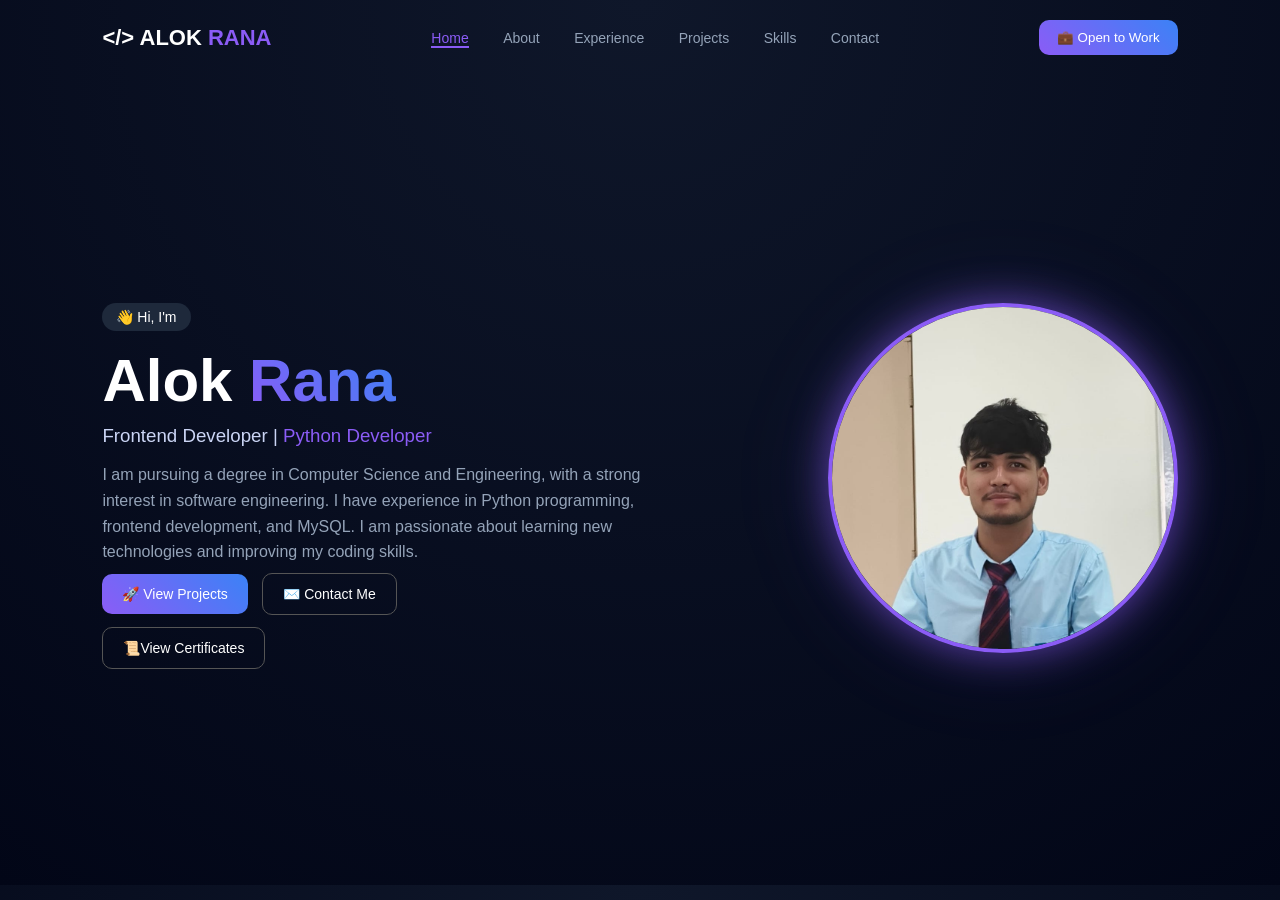
<file: index.html>
<!DOCTYPE html>
<html lang="en">
<head>
  <meta name="viewport" content="width=device-width, initial-scale=1.0">
  <title>Alok Portfolio</title>
  <link rel="stylesheet" href="style.css">
</head>
<body>
<!-- NAVBAR -->
<header class="navbar">
  <h2 class="logo">&lt;/&gt; ALOK <span>RANA</span></h2>

  <nav>
    <a href="index.html" class="active">Home</a>
    <a href="about.html">About</a>
    <a href="experience.html">Experience</a>
    <a href="projects.html">Projects</a>
    <a href="skills.html">Skills</a>
    <a href="contact.html">Contact</a>
  </nav>

  <a href="contact.html">
    <button class="work-btn">💼 Open to Work </button>
  </a>

</header>

<!-- HERO -->
<section class="hero">

  <!-- LEFT -->
  <div class="left">

    <span class="tag">👋 Hi, I'm</span>

    <h1>Alok <span>Rana</span></h1>

    <h3>Frontend Developer | <span>Python Developer</span></h3>

    <p>
      I am pursuing a degree in Computer Science and Engineering,
    with a strong interest in software engineering.
     I have experience in Python programming, frontend development, 
     and MySQL. I am passionate about learning new technologies 
     and improving my coding skills.
    </p>

    <div class="buttons">
      <a href="projects.html" class="btn primary">🚀 View Projects</a>
      <a href="contact.html" class="btn outline">✉️ Contact Me</a><br><br><br>
      <a href="certificates.html" class="btn outline">📜View Certificates</a>
      
      

    </div>

  </div>

  <!-- RIGHT -->
  <div class="right">
    <div class="circle"></div>
    <img src="alok.jpg" alt="profile">
  </div>

</section>

</body>
</html>
</file>
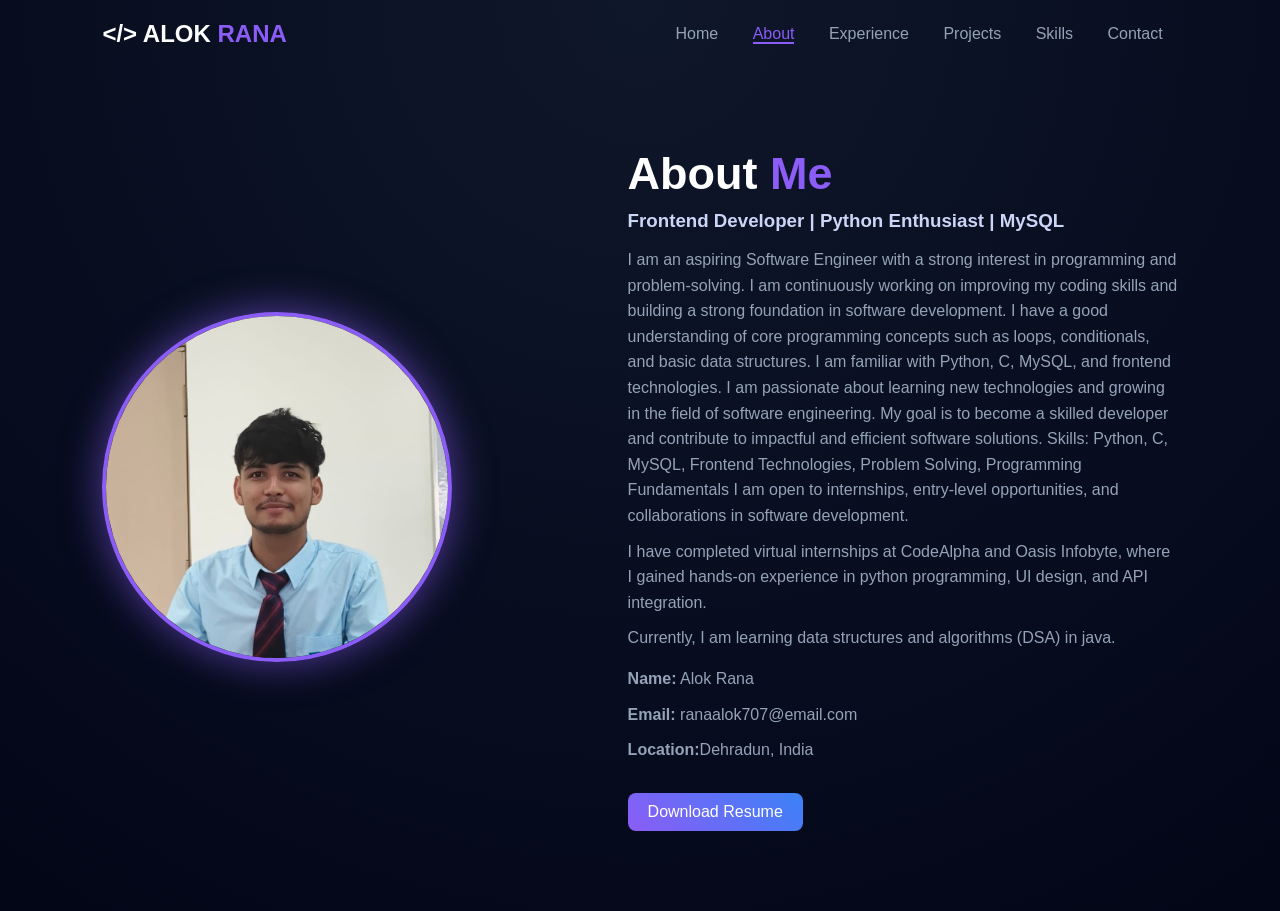
<file: about.html>
<!DOCTYPE html>
<html lang="en">
<head>
  <meta charset="UTF-8">
  <title>About Me</title>
  <link rel="stylesheet" href="about.css">
</head>
<body>

<!-- NAVBAR -->
<header class="navbar">
  <h2 class="logo">&lt;/&gt; ALOK <span>RANA</span></h2>

  <nav>
    <a href="index.html">Home</a>
    <a href="about.html" class="active">About</a>
    <a href="experience.html">Experience</a>
    <a href="projects.html">Projects</a>
    <a href="skills.html">Skills</a>
    <a href="contact.html">Contact</a>
  </nav>
</header>

<!-- ABOUT PAGE -->
<section class="about-page">

  <div class="container">

    <div class="image">
      <img src="alok.jpg" alt="profile">
    </div>

    <div class="content">
      <h1>About <span>Me</span></h1>

      <h3>Frontend Developer | Python Enthusiast | MySQL</h3>

      <p>
        I am an aspiring Software Engineer with a strong interest in programming and problem-solving. I am continuously working on improving my coding skills and building a strong foundation in software development.

I have a good understanding of core programming concepts such as loops, conditionals, and basic data structures. I am familiar with Python, C, MySQL, and frontend technologies.

I am passionate about learning new technologies and growing in the field of software engineering. My goal is to become a skilled developer and contribute to impactful and efficient software solutions.

Skills: Python, C, MySQL, Frontend Technologies, Problem Solving, Programming Fundamentals

I am open to internships, entry-level opportunities, and collaborations in software development.
      </p>

      <p>
        I have completed virtual internships at CodeAlpha and Oasis Infobyte,
        where I gained hands-on experience in python programming,
        UI design, and API integration.
      </p>

      <p>
        Currently, I am learning data structures and algorithms (DSA) in java.
      </p>

      <div class="info">
        <p><strong>Name:</strong> Alok Rana</p>
        <p><strong>Email:</strong> ranaalok707@email.com</p>
        <p><strong>Location:</strong>Dehradun, India</p>
      </div>

      <a href="Alok_Rana_Resume.docx" class="btn">Download Resume</a>

    </div>

  </div>

</section>

</body>
</html>
</file>
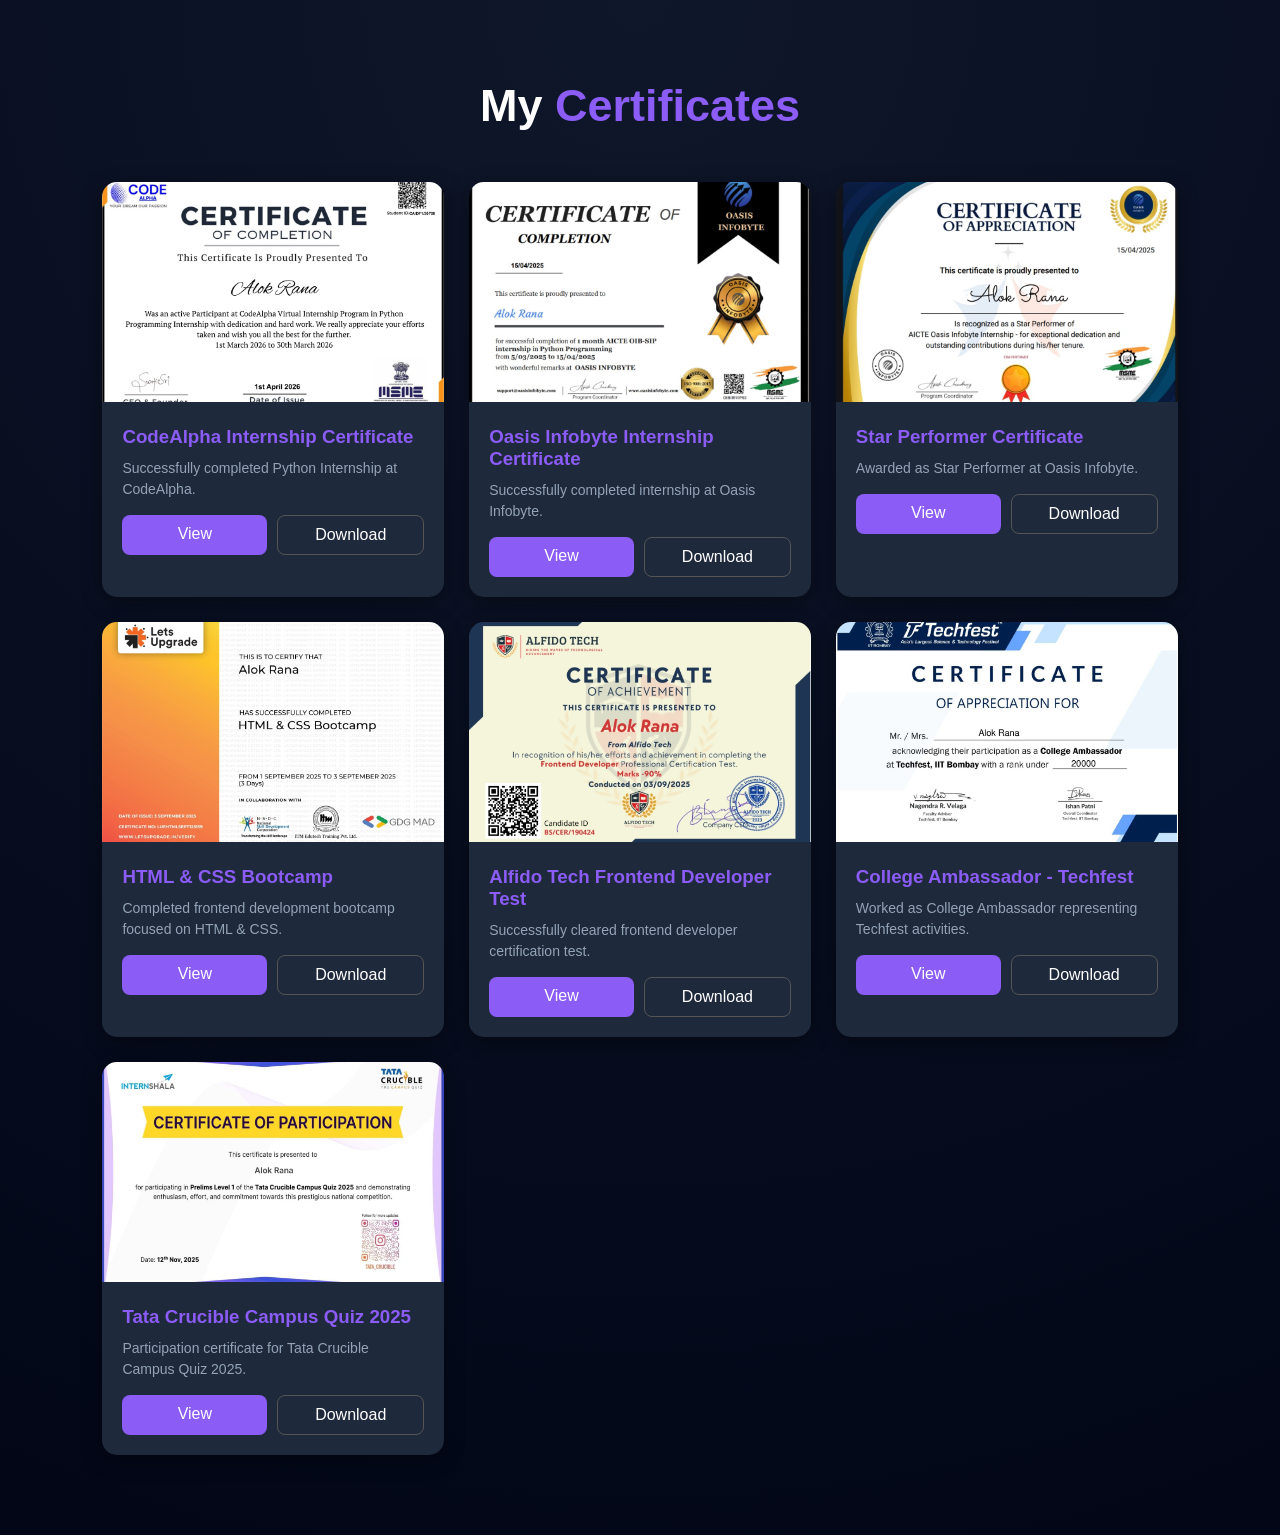
<file: certificates.html>
<!DOCTYPE html>
<html lang="en">
<head>
  <meta charset="UTF-8">
  <meta name="viewport" content="width=device-width, initial-scale=1.0">
  <title>Certificates</title>

  <link rel="stylesheet" href="certificates.css">
</head>
<body>

<section class="certificates">

  <h1>My <span>Certificates</span></h1>

  <div class="certificate-container">

    <!-- 1 -->
    <div class="certificate-card">
      <img src="code_cer.jpeg" alt="Certificate">

      <div class="certificate-content">
        <h3>CodeAlpha Internship Certificate</h3>

        <p>
          Successfully completed Python Internship at CodeAlpha.
        </p>

        <div class="buttons">
          <a href="code_cer.jpeg" target="_blank" class="view-btn">
            View
          </a>

          <a href="code_cer.jpeg" download class="download-btn">
            Download
          </a>
        </div>
      </div>
    </div>

    <!-- 2 -->
    <div class="certificate-card">
      <img src="os_cer.jpeg" alt="Certificate">

      <div class="certificate-content">
        <h3>Oasis Infobyte Internship Certificate</h3>

        <p>
          Successfully completed internship at Oasis Infobyte.
        </p>

        <div class="buttons">
          <a href="os_cer.jpeg" target="_blank" class="view-btn">
            View
          </a>

          <a href="os_cer.jpeg" download class="download-btn">
            Download
          </a>
        </div>
      </div>
    </div>

    <!-- 3 -->
    <div class="certificate-card">
      <img src="star.jpeg" alt="Certificate">

      <div class="certificate-content">
        <h3>Star Performer Certificate</h3>

        <p>
          Awarded as Star Performer at Oasis Infobyte.
        </p>

        <div class="buttons">
          <a href="star.jpeg" target="_blank" class="view-btn">
            View
          </a>

          <a href="star.jpeg" download class="download-btn">
            Download
          </a>
        </div>
      </div>
    </div>

    <!-- 4 -->
    <div class="certificate-card">
      <img src="bootcamp.jpeg" alt="Certificate">

      <div class="certificate-content">
        <h3>HTML & CSS Bootcamp</h3>

        <p>
          Completed frontend development bootcamp focused on HTML & CSS.
        </p>

        <div class="buttons">
          <a href="bootcamp.jpeg" target="_blank" class="view-btn">
            View
          </a>

          <a href="bootcamp.jpeg" download class="download-btn">
            Download
          </a>
        </div>
      </div>
    </div>

    <!-- 5 -->
    <div class="certificate-card">
      <img src="af.png" alt="Certificate">

      <div class="certificate-content">
        <h3>Alfido Tech Frontend Developer Test</h3>

        <p>
          Successfully cleared frontend developer certification test.
        </p>

        <div class="buttons">
          <a href="af.png" target="_blank" class="view-btn">
            View
          </a>

          <a href="af.png" download class="download-btn">
            Download
          </a>
        </div>
      </div>
    </div>

    <!-- 6 -->
    <div class="certificate-card">
      <img src="techfest.png" alt="Certificate">

      <div class="certificate-content">
        <h3>College Ambassador - Techfest</h3>

        <p>
          Worked as College Ambassador representing Techfest activities.
        </p>

        <div class="buttons">
          <a href="techfest.png" target="_blank" class="view-btn">
            View
          </a>

          <a href="techfest.png" download class="download-btn">
            Download
          </a>
        </div>
      </div>
    </div>

    <!-- 7 -->
    <div class="certificate-card">
      <img src="quiz.png" alt="Certificate">

      <div class="certificate-content">
        <h3>Tata Crucible Campus Quiz 2025</h3>

        <p>
          Participation certificate for Tata Crucible Campus Quiz 2025.
        </p>

        <div class="buttons">
          <a href="quiz.png" target="_blank" class="view-btn">
            View
          </a>

          <a href="quiz.png" download class="download-btn">
            Download
          </a>
        </div>
      </div>
    </div>

  </div>

</section>

</body>
</html>
</file>
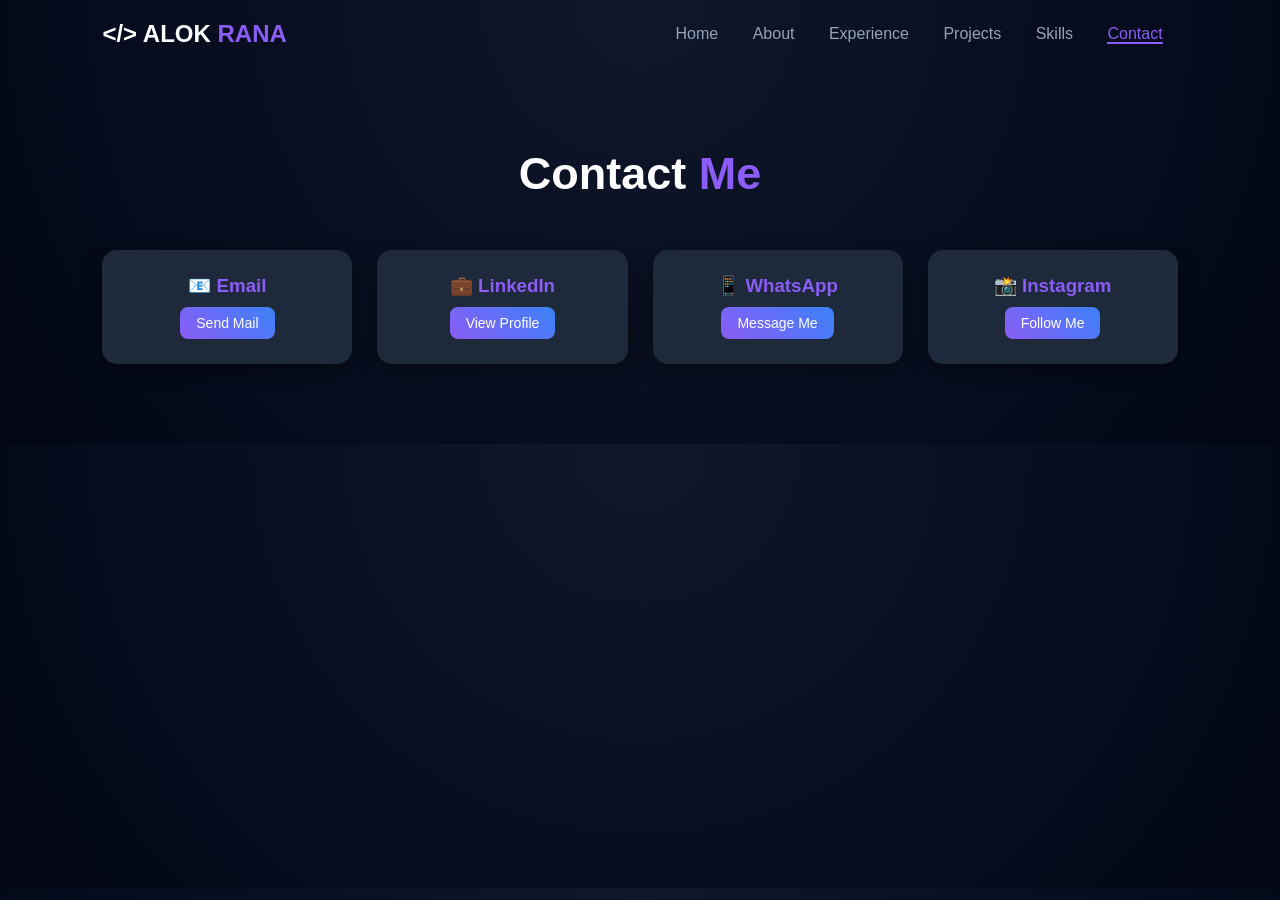
<file: contact.html>
<!DOCTYPE html>
<html lang="en">
<head>
  <meta charset="UTF-8">
  <title>Contact</title>
  <link rel="stylesheet" href="contact.css">
</head>
<body>

<!-- NAVBAR -->
<header class="navbar">
  <h2 class="logo">&lt;/&gt; ALOK <span>RANA</span></h2>

  <nav>
    <a href="index.html">Home</a>
    <a href="about.html">About</a>
    <a href="experience.html">Experience</a>
    <a href="projects.html">Projects</a>
    <a href="skills.html">Skills</a>
    <a href="contact.html" class="active">Contact</a>
  </nav>
</header>

<!-- CONTACT -->
<section class="contact">

  <h1>Contact <span>Me</span></h1>

  <div class="contact-container">

    <!-- EMAIL -->
    <div class="contact-card">
      <h3>📧 Email</h3>
      <a href="mailto:ranaalok707@gmail.com">Send Mail</a>
    </div>

    <!-- LINKEDIN -->
    <div class="contact-card">
      <h3>💼 LinkedIn</h3>
      <a href="https://linkedin.com/in/alok-rana-219942371" target="_blank">View Profile</a>
    </div>

    <!-- WHATSAPP -->
    <div class="contact-card">
      <h3>📱 WhatsApp</h3>
      <a href="https://wa.me/917618470680" target="_blank">Message Me</a>
    </div>

    <!-- INSTAGRAM -->
    <div class="contact-card">
      <h3>📸 Instagram</h3>
    
      <a href="https://instagram.com/al.ok_17" target="_blank">Follow Me</a>
    </div>

  </div>

</section>

</body>
</html>
</file>
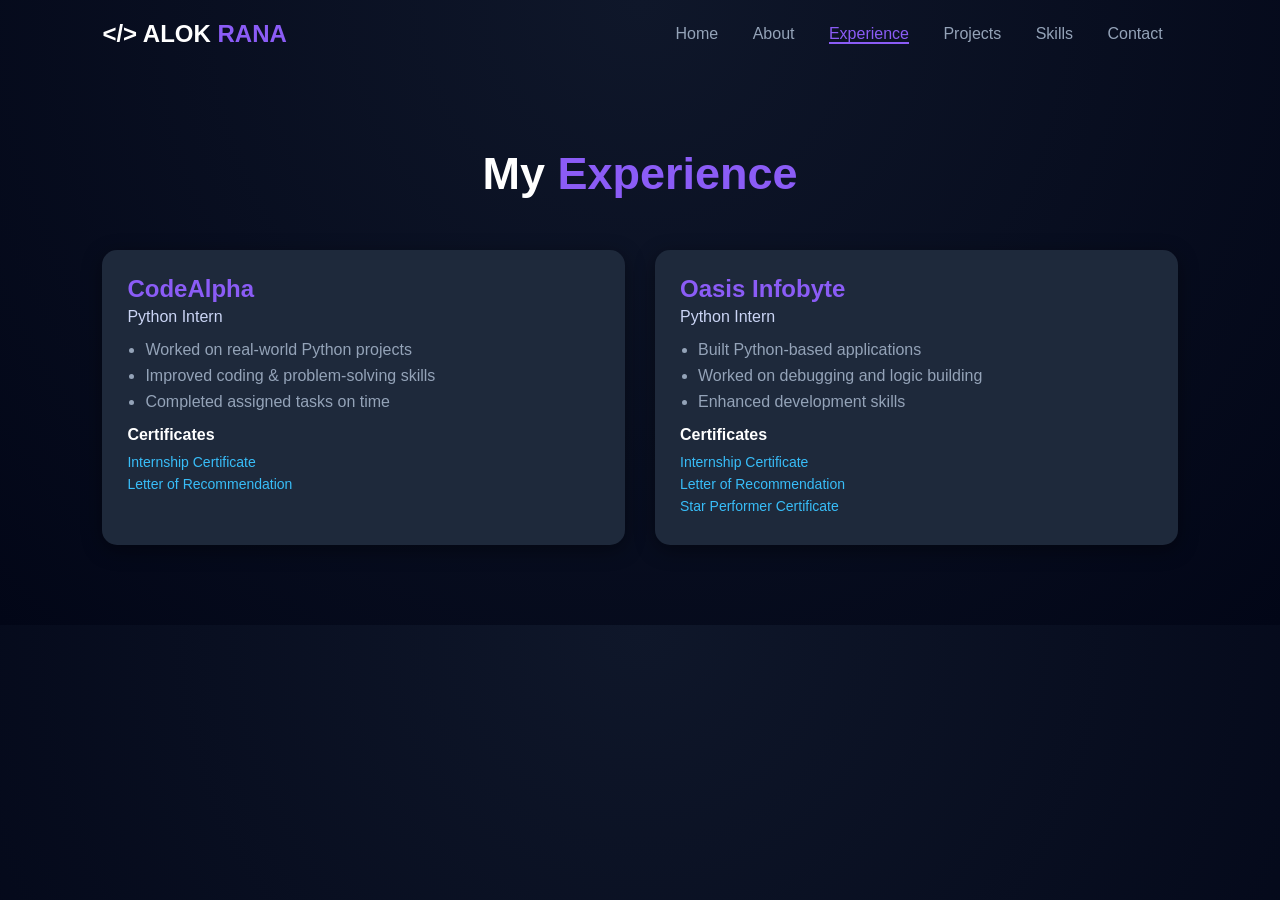
<file: experience.html>
<!DOCTYPE html>
<html lang="en">
<head>
  <meta charset="UTF-8">
  <title>Experience</title>
  <link rel="stylesheet" href="experience.css">
</head>
<body>

<!-- NAVBAR -->
<header class="navbar">
  <h2 class="logo">&lt;/&gt; ALOK <span>RANA</span></h2>

  <nav>
    <a href="index.html">Home</a>
    <a href="about.html">About</a>
    <a href="experience.html" class="active">Experience</a>
    <a href="projects.html">Projects</a>
    <a href="skills.html">Skills</a>
    <a href="contact.html">Contact</a> 
  </nav>
</header>

<!-- EXPERIENCE -->
<section class="experience">

  <h1>My <span>Experience</span></h1>

  <div class="container">

    <!-- CodeAlpha -->
    <div class="card">
      <h2>CodeAlpha</h2>
      <p class="role">Python Intern</p>

      <ul>
        <li>Worked on real-world Python projects</li>
        <li>Improved coding & problem-solving skills</li>
        <li>Completed assigned tasks on time</li>
      </ul>

      <div class="cert">
        <h4>Certificates</h4>
        <a href="code_cer.jpeg" target="_blank">Internship Certificate</a>
        <a href="code_lor.jpeg" target="_blank">Letter of Recommendation</a>
      </div>
    </div>

    <!-- Oasis -->
    <div class="card">
      <h2>Oasis Infobyte</h2>
      <p class="role">Python Intern</p>

      <ul>
        <li>Built Python-based applications</li>
        <li>Worked on debugging and logic building</li>
        <li>Enhanced development skills</li>
      </ul>

      <div class="cert">
        <h4>Certificates</h4>
        <a href="os_cer.jpeg" target="_blank">Internship Certificate</a>
        <a href="os_lor.jpeg" target="_blank">Letter of Recommendation</a>
        <a href="star.jpeg" target="_blank">Star Performer Certificate</a>
      </div>
    </div>

  </div>

</section>

</body>
</html>
</file>
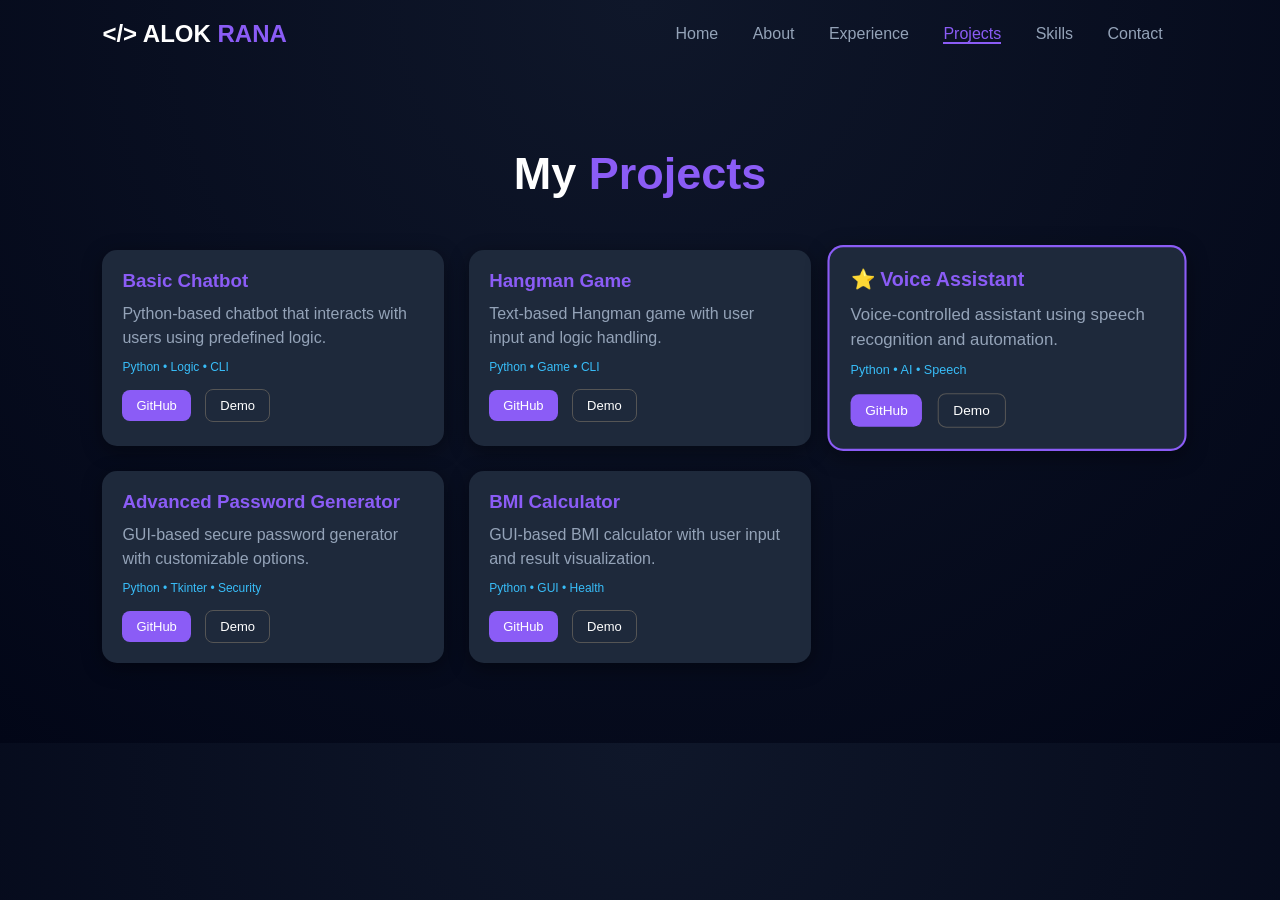
<file: projects.html>
<!DOCTYPE html>
<html lang="en">
<head>
  <meta charset="UTF-8">
  <title>Projects</title>
  <link rel="stylesheet" href="project.css">
</head>
<body>

<!-- NAVBAR -->
<header class="navbar">
  <h2 class="logo">&lt;/&gt; ALOK <span>RANA</span></h2>

  <nav>
    <a href="index.html">Home</a>
    <a href="about.html">About</a>
    <a href="experience.html">Experience</a>
    <a href="projects.html" class="active">Projects</a>
    <a href="skills.html">Skills</a>
    <a href="contact.html">Contact</a>
  </nav>
</header>

<!-- PROJECT SECTION -->
<section class="projects">

  <h1>My <span>Projects</span></h1>

  <div class="project-container">

    <!-- PROJECT 1 -->
    <div class="project-card">
      <h3>Basic Chatbot</h3>
      <p>Python-based chatbot that interacts with users using predefined logic.</p>
      <div class="tags">Python • Logic • CLI</div>

      <div class="buttons">
        <a href="https://github.com/alok-rana10/CodeAlpha_basic.chatbot" target="_blank">GitHub</a>
        <a href="https://www.linkedin.com/posts/alok-rana-219942371_internship-python-codealpha-activity-7433965215274426368-A5Nm?utm_source=share&utm_medium=member_android&rcm=ACoAAFwnTrUB7pJSfeL2eF54GYR_1yHjUXHYi98" target="_blank">Demo</a>
      </div>
    </div>

    <!-- PROJECT 2 -->
    <div class="project-card">
      <h3>Hangman Game</h3>
      <p>Text-based Hangman game with user input and logic handling.</p>
      <div class="tags">Python • Game • CLI</div>

      <div class="buttons">
        <a href="https://github.com/alok-rana10/CodeAlpha_HangmanGam" target="_blank">GitHub</a>
        <a href="https://www.linkedin.com/posts/alok-rana-219942371_internship-python-codealpha-activity-7433622831848132608-73Dq?utm_source=share&utm_medium=member_android&rcm=ACoAAFwnTrUB7pJSfeL2eF54GYR_1yHjUXHYi98" target="_blank">Demo</a>
      </div>
    </div>

    <!-- PROJECT 3 -->
    <div class="project-card featured">
      <h3>⭐ Voice Assistant</h3>
      <p>Voice-controlled assistant using speech recognition and automation.</p>
      <div class="tags">Python • AI • Speech</div>

      <div class="buttons">
        <a href="https://github.com/alok-rana10/voice_assistant/blob/main/.idea/misc.xml">GitHub</a>
        <a href="https://www.linkedin.com/posts/alok-rana-219942371_oasisinfobyte-oasisinfobytefamily-internship-activity-7443698134255316992-trbC?utm_source=share&utm_medium=member_android&rcm=ACoAAFwnTrUB7pJSfeL2eF54GYR_1yHjUXHYi98">Demo</a>
      </div>
    </div>

    <!-- PROJECT 4 -->
    <div class="project-card">
      <h3>Advanced Password Generator</h3>
      <p>GUI-based secure password generator with customizable options.</p>
      <div class="tags">Python • Tkinter • Security</div>

      <div class="buttons">
        <a href="https://github.com/alok-rana10/password_generator">GitHub</a>
        <a href="https://www.linkedin.com/posts/alok-rana-219942371_python-oasisinfobyte-oasisinfobytefamily-activity-7438911517728833536-8RZ3?utm_source=share&utm_medium=member_android&rcm=ACoAAFwnTrUB7pJSfeL2eF54GYR_1yHjUXHYi98">Demo</a>
      </div>
    </div>

    <!-- PROJECT 5 -->
    <div class="project-card">
      <h3>BMI Calculator</h3>
      <p>GUI-based BMI calculator with user input and result visualization.</p>
      <div class="tags">Python • GUI • Health</div>

      <div class="buttons">
        <a href="https://github.com/alok-rana10/BMI_Calculator">GitHub</a>
        <a href="https://www.linkedin.com/posts/alok-rana-219942371_oasisinfobyte-internship-oasisinfobytefamily-activity-7444636992652546049-OMzh?utm_source=share&utm_medium=member_android&rcm=ACoAAFwnTrUB7pJSfeL2eF54GYR_1yHjUXHYi98">Demo</a>
      </div>
    </div>

  </div>

</section>

</body>
</html>
</file>
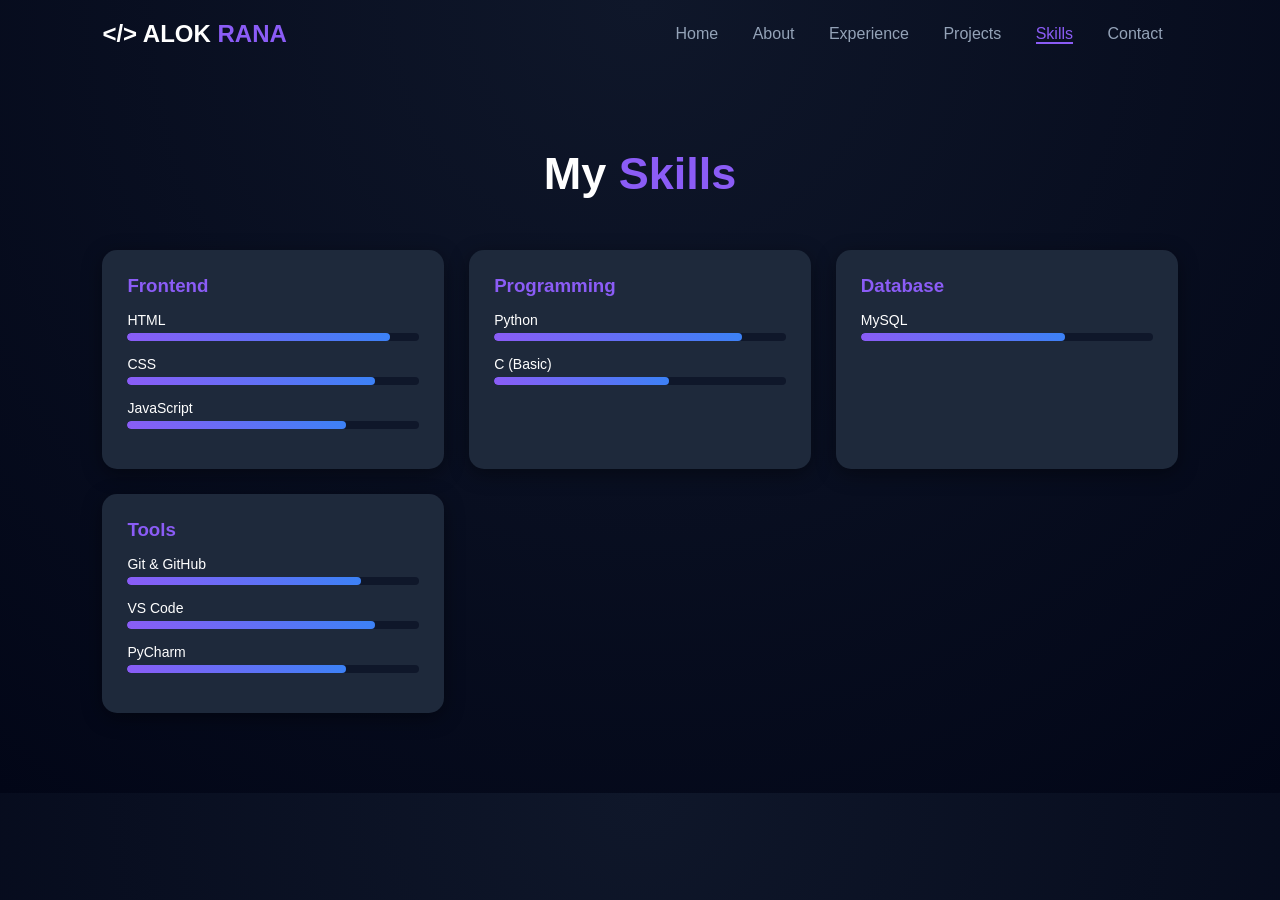
<file: skills.html>
<!DOCTYPE html>
<html lang="en">
<head>
  <meta charset="UTF-8">
  <title>Skills</title>
  <link rel="stylesheet" href="skill.css">
</head>
<body>

<!-- NAVBAR -->
<header class="navbar">
  <h2 class="logo">&lt;/&gt; ALOK <span>RANA</span></h2>

  <nav>
    <a href="index.html">Home</a>
    <a href="about.html">About</a>
    <a href="experience.html">Experience</a>
    <a href="projects.html">Projects</a>
    <a href="skills.html" class="active">Skills</a>
    <a href="contact.html">Contact</a>
  </nav>
</header>

<!-- SKILLS -->
<section class="skills">

  <h1>My <span>Skills</span></h1>

  <div class="skills-container">

    <!-- FRONTEND -->
    <div class="skill-card">
      <h3>Frontend</h3>

      <div class="skill">
        <p>HTML</p>
        <div class="bar"><span style="width: 90%"></span></div>
      </div>

      <div class="skill">
        <p>CSS</p>
        <div class="bar"><span style="width: 85%"></span></div>
      </div>

      <div class="skill">
        <p>JavaScript</p>
        <div class="bar"><span style="width: 75%"></span></div>
      </div>
    </div>

    <!-- PROGRAMMING -->
    <div class="skill-card">
      <h3>Programming</h3>

      <div class="skill">
        <p>Python</p>
        <div class="bar"><span style="width: 85%"></span></div>
      </div>

      <div class="skill">
        <p>C (Basic)</p>
        <div class="bar"><span style="width: 60%"></span></div>
      </div>
    </div>

    <!-- DATABASE -->
    <div class="skill-card">
      <h3>Database</h3>

      <div class="skill">
        <p>MySQL</p>
        <div class="bar"><span style="width: 70%"></span></div>
      </div>
    </div>

    <!-- TOOLS -->
    <div class="skill-card">
      <h3>Tools</h3>

      <div class="skill">
        <p>Git & GitHub</p>
        <div class="bar"><span style="width: 80%"></span></div>
      </div>

      <div class="skill">
        <p>VS Code</p>
        <div class="bar"><span style="width: 85%"></span></div>
      </div>

      <div class="skill">
        <p>PyCharm</p>
        <div class="bar"><span style="width: 75%"></span></div>
      </div>
    </div>

  </div>

</section>

</body>
</html>
</file>
<file: style.css>
/* RESET */
*{
  margin:0;
  padding:0;
  box-sizing:border-box;
  font-family: 'Segoe UI', sans-serif;
}

body{
  background: radial-gradient(circle at top, #0f172a, #020617);
  color:white;
}

/* NAVBAR */
.navbar{
  display:flex;
  justify-content:space-between;
  align-items:center;
  padding:20px 8%;
}

.logo{
  font-size:22px;
  font-weight:bold;
}

.logo span{
  color:#8b5cf6;
}

nav a{
  margin:0 15px;
  text-decoration:none;
  color:#94a3b8;
  font-size:14px;
  transition:0.3s;
}

nav a:hover{
  color:#8b5cf6;
}

nav .active{
  color:#8b5cf6;
  border-bottom:2px solid #8b5cf6;
}

/* BUTTON */
.work-btn{
  background: linear-gradient(45deg,#8b5cf6,#3b82f6);
  border:none;
  padding:10px 18px;
  border-radius:10px;
  color:white;
  cursor:pointer;
}

/* HERO */
.hero{
  display:flex;
  align-items:center;
  justify-content:space-between;
  padding:60px 8%;
  min-height:90vh;
}

/* LEFT SIDE */
.left{
  max-width:550px;
}

.tag{
  background:#1e293b;
  padding:6px 14px;
  border-radius:20px;
  display:inline-block;
  margin-bottom:15px;
  font-size:14px;
}

.left h1{
  font-size:60px;
  font-weight:bold;
}

.left h1 span{
  background: linear-gradient(45deg,#8b5cf6,#3b82f6);
  -webkit-background-clip:text;
  color:transparent;
}

.left h3{
  margin:10px 0;
  color:#cbd5f5;
  font-weight:400;
}

.left h3 span{
  color:#8b5cf6;
}

.left p{
  color:#94a3b8;
  margin:15px 0;
  line-height:1.6;
}

/* STATUS */
.status{
  color:#22c55e;
  margin:15px 0;
  font-weight:bold;
}

/* BUTTONS */
.buttons{
  margin-top:20px;
}

.btn{
  padding:12px 20px;
  border-radius:10px;
  text-decoration:none;
  margin-right:10px;
  font-size:14px;
  transition:0.3s;
}

.primary{
  background: linear-gradient(45deg,#8b5cf6,#3b82f6);
  color:white;
}

.primary:hover{
  opacity:0.8;
}

.outline{
  border:1px solid #555;
  color:white;
}

.outline:hover{
  border-color:#8b5cf6;
  color:#8b5cf6;
}

/* RIGHT SIDE */
.right{
  position:relative;
}

/* PROFILE IMAGE */
.right img{
  width:350px;
  height:350px;
  border-radius:50%;
  object-fit:cover;
  position:relative;
  z-index:2;

  border:4px solid #8b5cf6;
  box-shadow: 0 0 40px rgba(139, 92, 246, 0.6);
  transition:0.4s;
}

.right img:hover{
  transform: scale(1.05);
}

/* GLOW CIRCLE */
.circle{
  position:absolute;
  width:420px;
  height:420px;
  background: radial-gradient(circle, rgba(139,92,246,0.4), transparent 70%);
  border-radius:50%;
  top:50%;
  left:50%;
  transform:translate(-50%,-50%);
  z-index:1;
  filter: blur(40px);
}

/* RESPONSIVE */
@media(max-width:768px){

  .hero{
    flex-direction:column;
    text-align:center;
  }
  nav{
    flex-direction: column;
    gap: 15px;
  }
  nav ul{
    display:flex;
    flex-wrap: wrap;
    justify-content: center;
    gap: 10px;
  }
  .buttons{
    display:flex;
    flex-wrap:wrap;
    justify-content:center;
    gap:15px;
  }
  .button a{
    width: 90px;
    text-align:center;
  }

  .left h1{
    font-size:40px;
  }

  .right img{
    width:250px;
    height:250px;
    margin-top:30px;
  }

  .circle{
    width:300px;
    height:300px;
  }
}
</file>
<file: about.css>
*{
  margin:0;
  padding:0;
  box-sizing:border-box;
  font-family: 'Segoe UI', sans-serif;
}

body{
  background: radial-gradient(circle at top, #0f172a, #020617);
  color:white;
}

/* NAVBAR */
.navbar{
  display:flex;
  justify-content:space-between;
  align-items:center;
  padding:20px 8%;
}

.logo span{
  color:#8b5cf6;
}

nav a{
  margin:0 15px;
  text-decoration:none;
  color:#94a3b8;
}

nav .active{
  color:#8b5cf6;
  border-bottom:2px solid #8b5cf6;
}

/* ABOUT PAGE */
.about-page{
  padding:80px 8%;
}

.container{
  display:flex;
  align-items:center;
  justify-content:space-between;
  gap:50px;
}

/* IMAGE */
.image img{
  width:350px;
  height:350px;
  border-radius:50%;
  object-fit:cover;
  border:4px solid #8b5cf6;
  box-shadow: 0 0 40px rgba(139,92,246,0.6);
}

/* CONTENT */
.content{
  max-width:550px;
}

.content h1{
  font-size:45px;
  margin-bottom:10px;
}

.content h1 span{
  color:#8b5cf6;
}

.content h3{
  color:#cbd5f5;
  margin-bottom:15px;
}

.content p{
  color:#94a3b8;
  margin:10px 0;
  line-height:1.6;
}

/* INFO */
.info{
  margin:15px 0;
}

.btn{
  display:inline-block;
  margin-top:15px;
  padding:10px 20px;
  background: linear-gradient(45deg,#8b5cf6,#3b82f6);
  border-radius:8px;
  color:white;
  text-decoration:none;
}

/* RESPONSIVE */
@media(max-width:768px){
  .container{
    flex-direction:column;
    text-align:center;
  }

  .image img{
    width:250px;
    height:250px;
  }
}
</file>
<file: certificates.css>
/* RESET */
*{
  margin:0;
  padding:0;
  box-sizing:border-box;
  font-family:'Segoe UI', sans-serif;
}

body{
  background: radial-gradient(circle at top, #0f172a, #020617);
  color:white;
}

/* SECTION */
.certificates{
  padding:80px 8%;
}

.certificates h1{
  text-align:center;
  font-size:45px;
  margin-bottom:50px;
}

.certificates h1 span{
  color:#8b5cf6;
}

/* GRID */
.certificate-container{
  display:grid;
  grid-template-columns:repeat(auto-fit,minmax(300px,1fr));
  gap:25px;
}

/* CARD */
.certificate-card{
  background:#1e293b;
  border-radius:15px;
  overflow:hidden;
  transition:0.3s;
  box-shadow:0 5px 20px rgba(0,0,0,0.4);
}

.certificate-card:hover{
  transform:translateY(-10px);
}

/* IMAGE */
.certificate-card img{
  width:100%;
  height:220px;
  object-fit:cover;
}

/* CONTENT */
.certificate-content{
  padding:20px;
}

.certificate-content h3{
  color:#8b5cf6;
  margin-bottom:10px;
}

.certificate-content p{
  color:#94a3b8;
  font-size:14px;
  line-height:1.5;
  margin-bottom:15px;
}

/* BUTTONS */
.buttons{
  display:flex;
  gap:10px;
}

.buttons a{
  flex:1;
  text-align:center;
  padding:10px;
  border-radius:8px;
  text-decoration:none;
  color:white;
  transition:0.3s;
}

/* VIEW BUTTON */
.view-btn{
  background:#8b5cf6;
}

/* DOWNLOAD BUTTON */
.download-btn{
  border:1px solid #555;
}

/* HOVER */
.buttons a:hover{
  opacity:0.85;
}

/* RESPONSIVE */
@media(max-width:768px){

  .certificates{
    padding:50px 5%;
  }

  .certificates h1{
    font-size:32px;
  }

}
</file>
<file: contact.css>
/* RESET */
*{
  margin:0;
  padding:0;
  box-sizing:border-box;
  font-family:'Segoe UI', sans-serif;
}

body{
  background: radial-gradient(circle at top, #0f172a, #020617);
  color:white;
}

/* NAVBAR */
.navbar{
  display:flex;
  justify-content:space-between;
  align-items:center;
  padding:20px 8%;
}

.logo span{
  color:#8b5cf6;
}

nav a{
  margin:0 15px;
  text-decoration:none;
  color:#94a3b8;
  transition:0.3s;
}

nav a:hover{
  color:#8b5cf6;
}

nav .active{
  color:#8b5cf6;
  border-bottom:2px solid #8b5cf6;
}

/* SECTION */
.contact{
  padding:80px 8%;
}

.contact h1{
  text-align:center;
  font-size:45px;
  margin-bottom:50px;
}

.contact h1 span{
  color:#8b5cf6;
}

/* GRID */
.contact-container{
  display:grid;
  grid-template-columns: repeat(auto-fit, minmax(250px, 1fr));
  gap:25px;
}

/* CARD */
.contact-card{
  background:#1e293b;
  padding:25px;
  border-radius:15px;
  text-align:center;
  transition:0.3s;
  box-shadow:0 5px 20px rgba(0,0,0,0.4);
}

.contact-card:hover{
  transform:translateY(-10px);
}

.contact-card h3{
  margin-bottom:10px;
  color:#8b5cf6;
}

.contact-card p{
  margin-bottom:15px;
  color:#94a3b8;
}

/* BUTTON */
.contact-card a{
  display:inline-block;
  padding:8px 16px;
  background: linear-gradient(45deg,#8b5cf6,#3b82f6);
  border-radius:8px;
  color:white;
  text-decoration:none;
  font-size:14px;
}

.contact-card a:hover{
  opacity:0.8;
}
</file>
<file: experience.css>
*{
  margin:0;
  padding:0;
  box-sizing:border-box;
  font-family: 'Segoe UI', sans-serif;
}

body{
  background: radial-gradient(circle at top, #0f172a, #020617);
  color:white;
}

/* NAVBAR */
.navbar{
  display:flex;
  justify-content:space-between;
  align-items:center;
  padding:20px 8%;
}

.logo span{
  color:#8b5cf6;
}

nav a{
  margin:0 15px;
  text-decoration:none;
  color:#94a3b8;
}

nav .active{
  color:#8b5cf6;
  border-bottom:2px solid #8b5cf6;
}

/* SECTION */
.experience{
  padding:80px 8%;
}

.experience h1{
  text-align:center;
  font-size:45px;
  margin-bottom:50px;
}

.experience h1 span{
  color:#8b5cf6;
}

/* GRID */
.container{
  display:grid;
  grid-template-columns: repeat(auto-fit, minmax(300px, 1fr));
  gap:30px;
}

/* CARD */
.card{
  background:#1e293b;
  padding:25px;
  border-radius:15px;
  transition:0.3s;
  box-shadow:0 5px 20px rgba(0,0,0,0.4);
}

.card:hover{
  transform:translateY(-10px);
}

/* TEXT */
.card h2{
  color:#8b5cf6;
}

.role{
  margin:5px 0 15px;
  color:#cbd5f5;
}

.card ul{
  padding-left:18px;
  margin-bottom:15px;
}

.card ul li{
  margin-bottom:8px;
  color:#94a3b8;
}

/* CERTIFICATES */
.cert h4{
  margin-bottom:10px;
}

.cert a{
  display:block;
  margin-bottom:6px;
  text-decoration:none;
  color:#38bdf8;
  font-size:14px;
}

.cert a:hover{
  color:#8b5cf6;
}
</file>
<file: project.css>
/* RESET */
*{
  margin:0;
  padding:0;
  box-sizing:border-box;
  font-family:'Segoe UI', sans-serif;
}

body{
  background: radial-gradient(circle at top, #0f172a, #020617);
  color:white;
}

/* NAVBAR */
.navbar{
  display:flex;
  justify-content:space-between;
  align-items:center;
  padding:20px 8%;
}

.logo span{
  color:#8b5cf6;
}

nav a{
  margin:0 15px;
  text-decoration:none;
  color:#94a3b8;
  transition:0.3s;
}

nav a:hover{
  color:#8b5cf6;
}

nav .active{
  color:#8b5cf6;
  border-bottom:2px solid #8b5cf6;
}

/* SECTION */
.projects{
  padding:80px 8%;
}

.projects h1{
  text-align:center;
  font-size:45px;
  margin-bottom:50px;
}

.projects h1 span{
  color:#8b5cf6;
}

/* GRID */
.project-container{
  display:grid;
  grid-template-columns: repeat(auto-fit, minmax(280px, 1fr));
  gap:25px;
}

/* CARD */
.project-card{
  background:#1e293b;
  padding:20px;
  border-radius:15px;
  transition:0.3s;
  box-shadow:0 5px 20px rgba(0,0,0,0.4);
}

.project-card:hover{
  transform:translateY(-10px);
}

/* FEATURED */
.featured{
  border:2px solid #8b5cf6;
  transform:scale(1.05);
}

/* TEXT */
.project-card h3{
  color:#8b5cf6;
}

.project-card p{
  color:#94a3b8;
  margin:10px 0;
  line-height:1.5;
}

/* TAGS */
.tags{
  font-size:12px;
  margin-bottom:15px;
  color:#38bdf8;
}

/* BUTTONS */
.buttons a{
  display:inline-block;
  margin-right:10px;
  padding:8px 14px;
  border-radius:8px;
  text-decoration:none;
  font-size:13px;
  transition:0.3s;
}

.buttons a:first-child{
  background:#8b5cf6;
  color:white;
}

.buttons a:last-child{
  border:1px solid #555;
  color:white;
}

.buttons a:hover{
  opacity:0.8;
}

/* RESPONSIVE */
@media(max-width:768px){
  .projects h1{
    font-size:32px;
  }
}
</file>
<file: skill.css>
/* RESET */
*{
  margin:0;
  padding:0;
  box-sizing:border-box;
  font-family:'Segoe UI', sans-serif;
}

body{
  background: radial-gradient(circle at top, #0f172a, #020617);
  color:white;
}

/* NAVBAR */
.navbar{
  display:flex;
  justify-content:space-between;
  align-items:center;
  padding:20px 8%;
}

.logo span{
  color:#8b5cf6;
}

nav a{
  margin:0 15px;
  text-decoration:none;
  color:#94a3b8;
  transition:0.3s;
}

nav a:hover{
  color:#8b5cf6;
}

nav .active{
  color:#8b5cf6;
  border-bottom:2px solid #8b5cf6;
}

/* SECTION */
.skills{
  padding:80px 8%;
}

.skills h1{
  text-align:center;
  font-size:45px;
  margin-bottom:50px;
}

.skills h1 span{
  color:#8b5cf6;
}

/* GRID */
.skills-container{
  display:grid;
  grid-template-columns: repeat(auto-fit, minmax(280px, 1fr));
  gap:25px;
}

/* CARD */
.skill-card{
  background:#1e293b;
  padding:25px;
  border-radius:15px;
  box-shadow:0 5px 20px rgba(0,0,0,0.4);
  transition:0.3s;
}

.skill-card:hover{
  transform:translateY(-10px);
}

.skill-card h3{
  margin-bottom:15px;
  color:#8b5cf6;
}

/* SKILL */
.skill{
  margin-bottom:15px;
}

.skill p{
  margin-bottom:5px;
  font-size:14px;
}

/* BAR */
.bar{
  width:100%;
  height:8px;
  background:#0f172a;
  border-radius:10px;
  overflow:hidden;
}

.bar span{
  display:block;
  height:100%;
  background: linear-gradient(45deg,#8b5cf6,#3b82f6);
  border-radius:10px;
}
</file>
